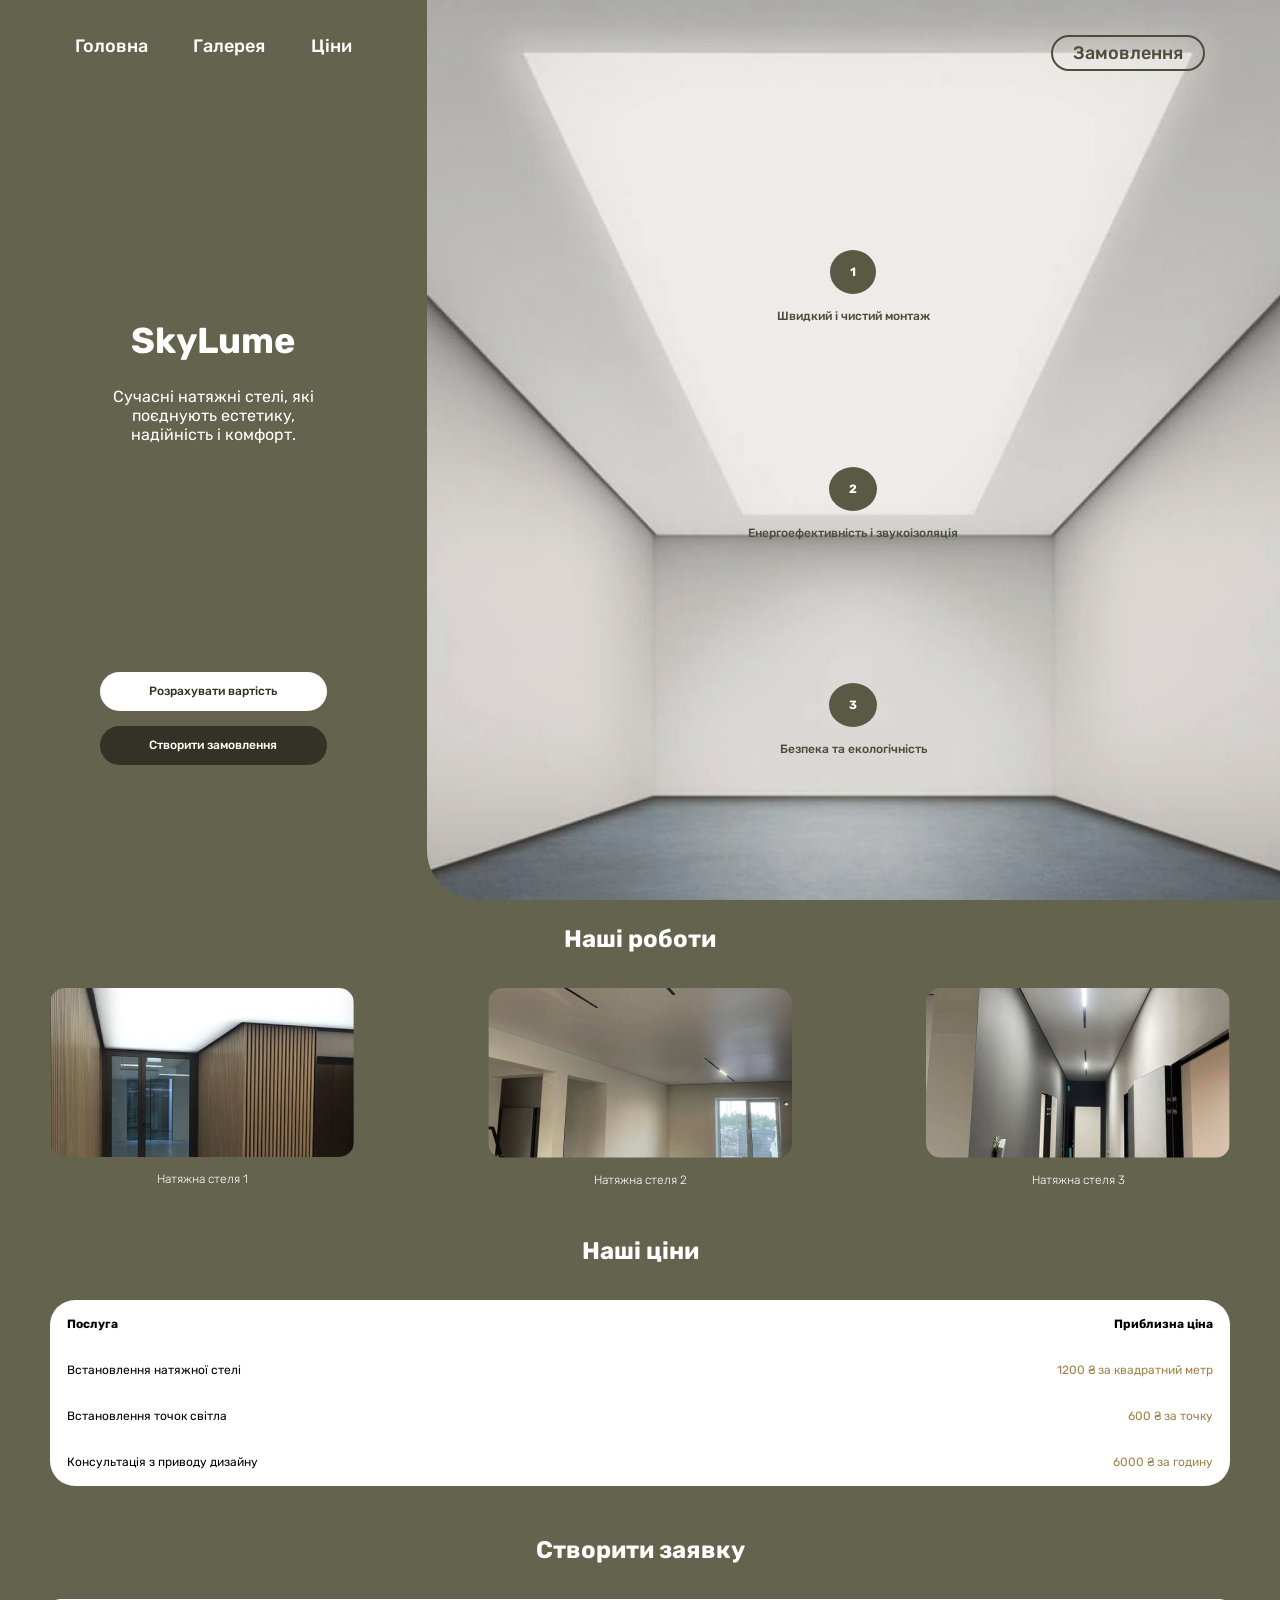
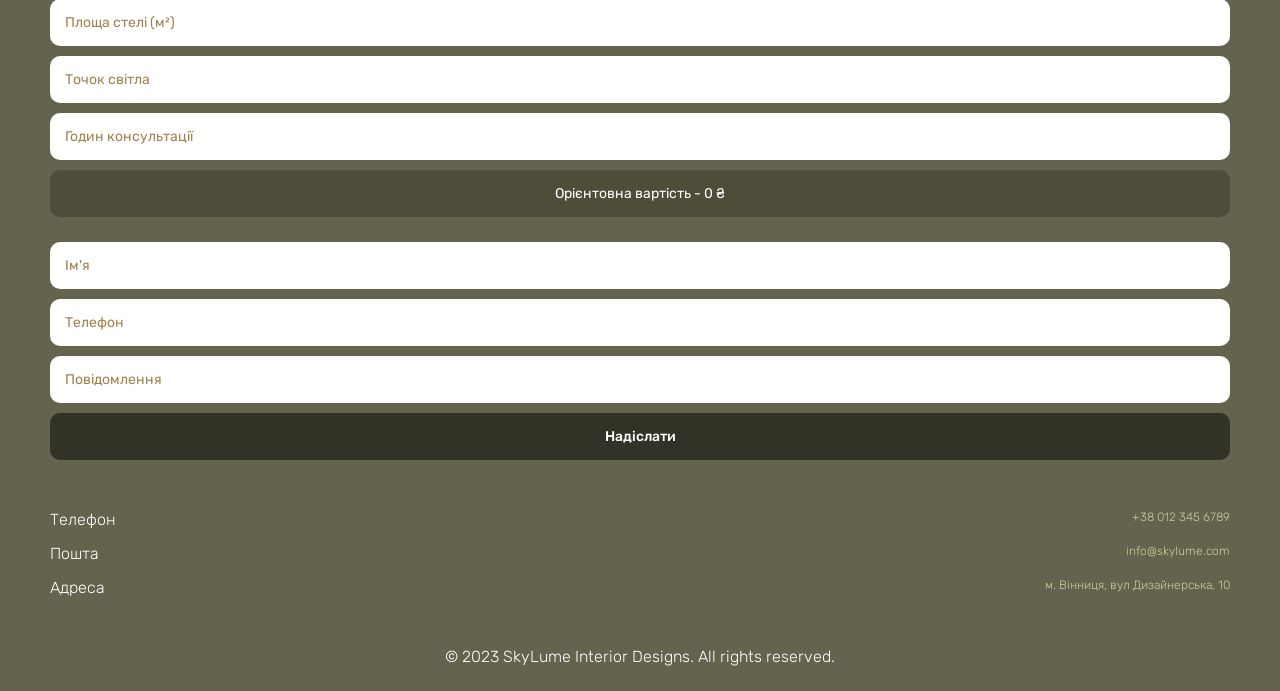
<file: index.html>
<!DOCTYPE html>
<html lang="en">
<head>
    <meta charset="UTF-8">
    <meta name="viewport" content="width=device-width, initial-scale=1.0">
    <title>SkyLume</title>
    <link rel="stylesheet" href="https://fonts.googleapis.com/css2?family=Rubik:ital,wght@0,300..900;1,300..900&display=swap">
    <link rel="stylesheet" href="src/style.css">
    <link rel="icon" type="image/x-icon" href="img/favicon.ico">
</head>
<body>
    <main>
        <section id="article">
            <div class="left">
                <nav>
                    <a href="#article">Головна</a>
                    <a href="#gallery">Галерея</a>
                    <a href="#prices">Ціни</a>
                </nav>
                <div class="controls">
                    <div class="header">
                        <h1>SkyLume</h1>
                        <p>Сучасні натяжні стелі, які поєднують естетику, надійність і комфорт.</p>
                    </div>
                    <div class="buttons">
                        <a href="#prices">Розрахувати вартість</a>
                        <a href="#order">Створити замовлення</a>
                    </div>
                </div>
            </div>
            <div class="right">
                <nav>
                    <a href="#order" id="order-btn">Замовлення</a>
                </nav>
                <ol>
                    <li>Швидкий і чистий монтаж</li>
                    <li>Енергоефективність і звукоізоляція</li>
                    <li>Безпека та екологічність</li>
                </ol>
            </div>
        </section>
        <section id="gallery">
            <h2>Наші роботи</h2>
            <ul>
                <li>
                    <div><img src="img/img1.png" alt=""></div>
                    <p>Натяжна стеля 1</p>
                </li>
                <li>
                    <div><img src="img/img2.png" alt=""></div>
                    <p>Натяжна стеля 2</p>
                </li>
                <li>
                    <div><img src="img/img3.png" alt=""></div>
                    <p>Натяжна стеля 3</p>
                </li>
            </ul>
        </section>
        <section id="prices">
            <h2>Наші ціни</h2>
            <table>
                <thead>
                    <tr>
                        <th>Послуга</th>
                        <th>Приблизна ціна</th>
                    </tr>
                </thead>
                <tbody>
                    <tr>
                        <td>Встановлення натяжної стелі</td>
                        <td>1200 ₴ за квадратний метр</td>
                    </tr>
                    <tr>
                        <td>Встановлення точок світла</td>
                        <td>600 ₴ за точку</td>
                    </tr>
                    <tr>
                        <td>Консультація з приводу дизайну</td>
                        <td>6000 ₴ за годину</td>
                    </tr>
                </tbody>
            </table>
        </section>
        <section id="order">
            <form action="src/handler.php" method="post" id="form">
                <div class="calculator">
                    <h2><span>Калькулятор цін</span></h2>
                    <div class="fields">
                        <input type="text" name="area" id="area" placeholder="Площа стелі (м²)" min="0">
                        <input type="text" name="lights" id="lights" placeholder="Точок світла" min="0">
                        <input type="text" name="consult" id="consult" placeholder="Годин консультації" min="0">
                    </div>
                    <p id="results">Орієнтовна вартість - 0 ₴</p>
                </div>
                <div class="application">
                    <h2>Створити заявку</h2>
                    <div class="fields">
                        <input type="text" name="name" id="name" placeholder="Ім'я" maxlength="60">
                        <input type="tel" name="phone" id="phone" placeholder="Телефон" minlength="19" required>
                        <input type="text" name="message" id="message" placeholder="Повідомлення">
                    </div>
                    <button type="submit">Надіслати</button>
                </div>
            </form>
        </section>
    </main>
    <footer>
        <div id="contacts">
            <h2>Контакти</h2>
            <div class="list">
                <hr>
                <div class="contact">
                    <span><img src="img/phone.svg" alt=""></span>
                    <div>
                        <p>Телефон</p>
                        <a id="number">+38 012 345 6789</a>
                    </div>
                </div>
                <div class="contact">
                    <span><img src="img/email.svg" alt=""></span>
                    <div>
                        <p>Пошта</p>
                        <a href="mailto:info@skylume.com">info@skylume.com</a>
                    </div>
                </div>
                <div class="contact">
                    <span><img src="img/address.svg" alt=""></span>
                    <div>
                        <p>Адреса</p>
                        <a id="address">м. Вінниця, вул Дизайнерська, 10</a>
                    </div>
                </div>
                <hr>
            </div>
        </div>
        <p class="copy">© 2023 SkyLume Interior Designs. All rights reserved.</p>
    </footer>
    <script type="text/javascript" src="src/script.js"></script>
</body>
</html>
</file>
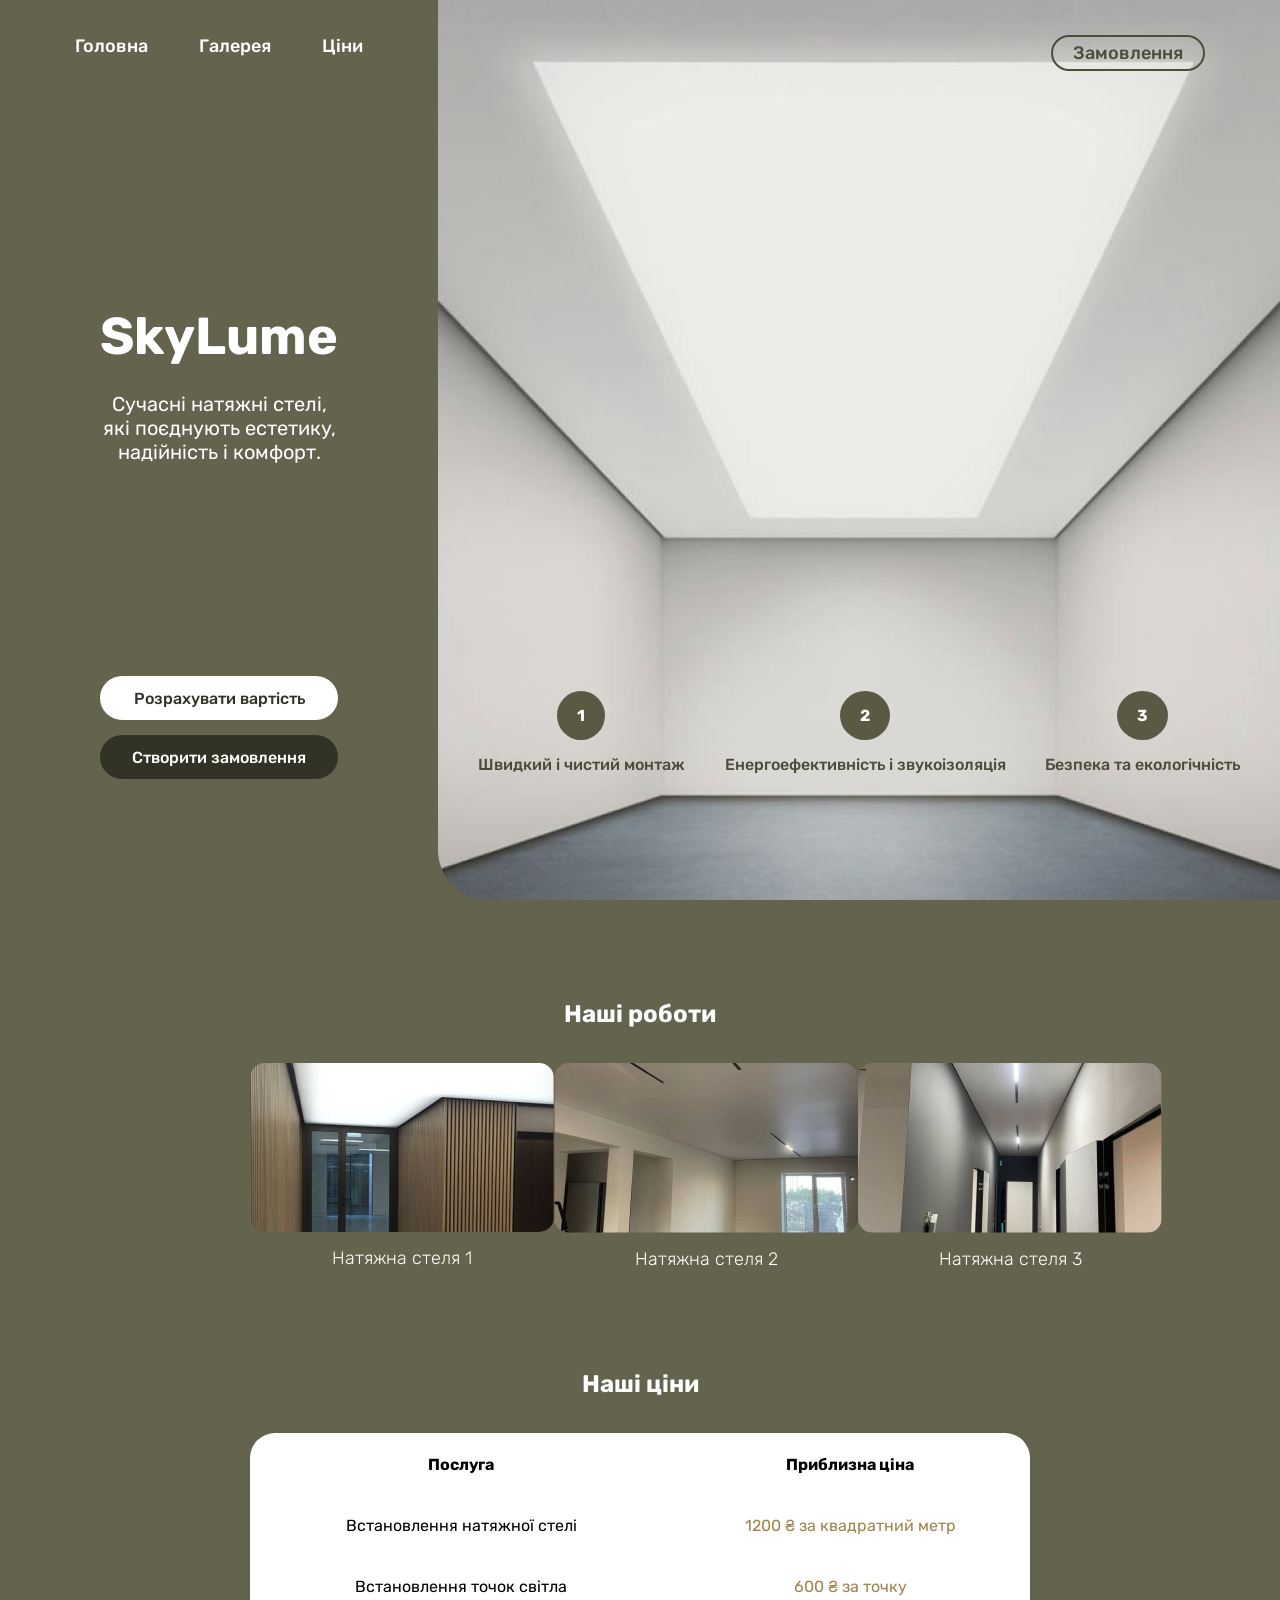
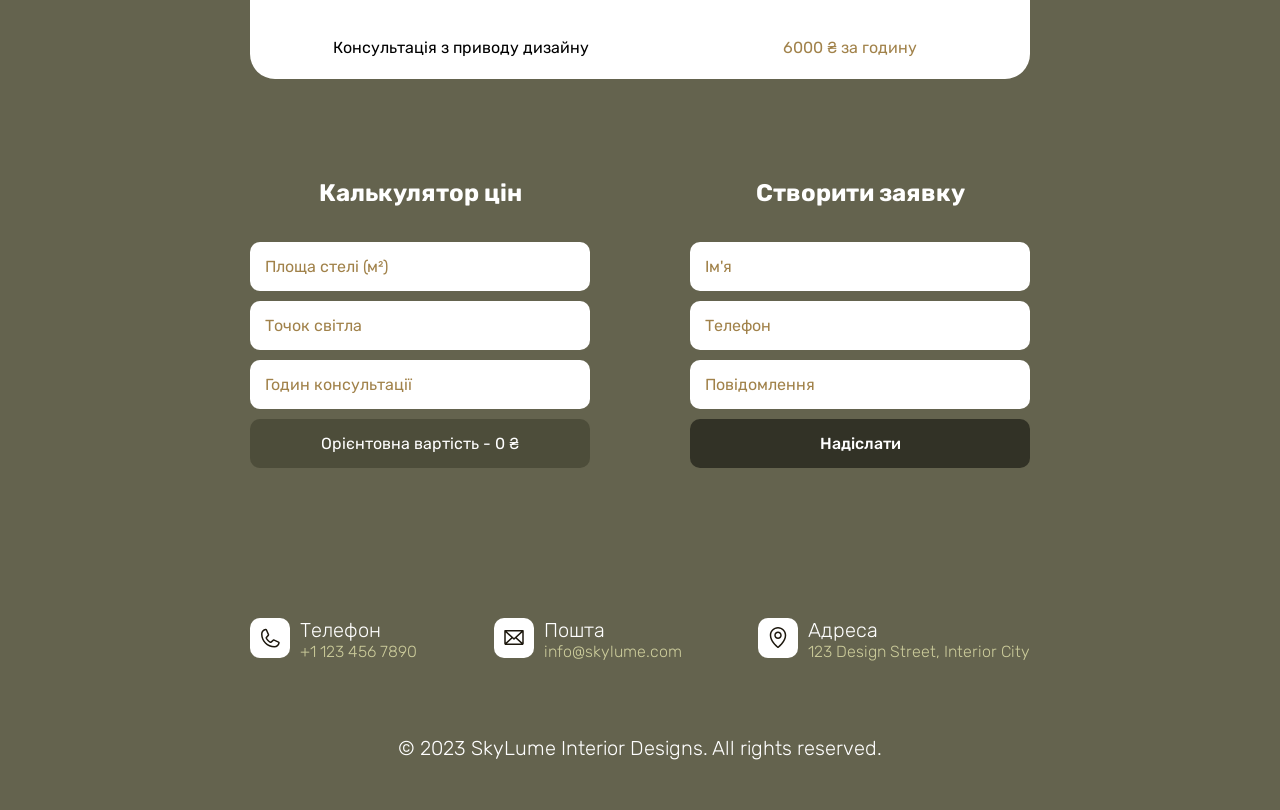
<file: public/index.html>
<!DOCTYPE html>
<html lang="en">
<head>
    <meta charset="UTF-8">
    <meta name="viewport" content="width=device-width, initial-scale=1.0">
    <title>SkyLume</title>
    <link rel="stylesheet" href="https://fonts.googleapis.com/css2?family=Rubik:ital,wght@0,300..900;1,300..900&display=swap">
    <link rel="stylesheet" href="src/style.css">
</head>
<body>
    <main>
        <section id="article">
            <div class="left">
                <nav>
                    <a href="#article">Головна</a>
                    <a href="#gallery">Галерея</a>
                    <a href="#prices">Ціни</a>
                </nav>
                <div class="controls">
                    <div class="header">
                        <h1>SkyLume</h1>
                        <p>Сучасні натяжні стелі, які поєднують естетику, надійність і комфорт.</p>
                    </div>
                    <div class="buttons">
                        <a href="#prices">Розрахувати вартість</a>
                        <a href="#order">Створити замовлення</a>
                    </div>
                </div>
            </div>
            <div class="right">
                <nav>
                    <a href="#order" id="order-btn">Замовлення</a>
                </nav>
                <ol>
                    <li>Швидкий і чистий монтаж</li>
                    <li>Енергоефективність і звукоізоляція</li>
                    <li>Безпека та екологічність</li>
                </ol>
            </div>
        </section>
        <section id="gallery">
            <h2>Наші роботи</h2>
            <ul>
                <li>
                    <div><img src="img/img1.png" alt=""></div>
                    <p>Натяжна стеля 1</p>
                </li>
                <li>
                    <div><img src="img/img2.png" alt=""></div>
                    <p>Натяжна стеля 2</p>
                </li>
                <li>
                    <div><img src="img/img3.png" alt=""></div>
                    <p>Натяжна стеля 3</p>
                </li>
            </ul>
        </section>
        <section id="prices">
            <h2>Наші ціни</h2>
            <table>
                <thead>
                    <tr>
                        <th>Послуга</th>
                        <th>Приблизна ціна</th>
                    </tr>
                </thead>
                <tbody>
                    <tr>
                        <td>Встановлення натяжної стелі</td>
                        <td>1200 ₴ за квадратний метр</td>
                    </tr>
                    <tr>
                        <td>Встановлення точок світла</td>
                        <td>600 ₴ за точку</td>
                    </tr>
                    <tr>
                        <td>Консультація з приводу дизайну</td>
                        <td>6000 ₴ за годину</td>
                    </tr>
                </tbody>
            </table>
        </section>
        <section id="order">
            <form action="src/handler.php" method="post" id="form">
                <div class="calculator">
                    <h2>Калькулятор цін</h2>
                    <div class="fields">
                        <input type="text" name="area" id="area" placeholder="Площа стелі (м²)" min="0">
                        <input type="text" name="lights" id="lights" placeholder="Точок світла" min="0">
                        <input type="text" name="consult" id="consult" placeholder="Годин консультації" min="0">
                    </div>
                    <p id="results">Орієнтовна вартість - 0 ₴</p>
                </div>
                <div class="application">
                    <h2>Створити заявку</h2>
                    <div class="fields">
                        <input type="text" name="name" id="name" placeholder="Ім'я" maxlength="60">
                        <input type="tel" name="phone" id="phone" placeholder="Телефон" minlength="19" required>
                        <input type="text" name="message" id="message" placeholder="Повідомлення">
                    </div>
                    <button type="submit">Надіслати</button>
                </div>
            </form>
        </section>
    </main>
    <footer>
        <div id="contacts">
            <div class="contact">
                <span><img src="img/phone.svg" alt=""></span>
                <div>
                    <p>Телефон</p>
                    <a id="number">+1 123 456 7890</a>
                </div>
            </div>
            <div class="contact">
                <span><img src="img/email.svg" alt=""></span>
                <div>
                    <p>Пошта</p>
                    <a href="mailto:info@skylume.com">info@skylume.com</a>
                </div>
            </div>
            <div class="contact">
                <span><img src="img/address.svg" alt=""></span>
                <div>
                    <p>Адреса</p>
                    <a id="address">123 Design Street, Interior City</a>
                </div>
            </div>
        </div>
        <p class="copy">© 2023 SkyLume Interior Designs. All rights reserved.</p>
    </footer>
    <script type="text/javascript" src="src/script.js"></script>
</body>
</html>
</file>
<file: src/style.css>
* {
    margin: 0;
    padding: 0;
}

body {
    font-family: 'Rubik';
    background-color: #64634E;
    color: #FFFFFF;
    text-align: center;
}

h1 {
    font-size: 52px;
    margin-bottom: 25px;
}

h2 {
    margin-bottom: 35px;
}

p {
    font-size: 20px;
}

a {
    text-decoration: none;
}

input::-webkit-outer-spin-button,
input::-webkit-inner-spin-button {
    -webkit-appearance: none;
    margin: 0;
}

input[type=number] {
    -moz-appearance: textfield;
}

#article {
    display: flex;
    justify-content: space-between;
    min-height: 100vh;
}

.buttons a {
    border-radius: 50px;
    padding: 12.5px 20px;
    display: block;
    font-weight: 500;
}

.buttons a:first-child {
    background-color: #FFFFFF;
    color: #323226;
    margin-bottom: 15px;
    transition: background-color 0.2s ease;
}

.buttons a:first-child:hover {
    background-color: #C7C6B7;
}

.buttons a:last-child {
    background-color: #323226;
    color: #FFFFFF;
    transition: background-color 0.2s ease;
}

.buttons a:last-child:hover {
    background-color: #484837;
}

.left {
    flex: 1;
}

.left nav {
    display: flex;
    justify-content: space-between;
    padding: 35px 75px;
}

.left nav a {
    color: #FFFFFF;
    font-weight: 500;
    font-size: 18px;
    transition: color 0.2s ease;
}

.left nav a:hover {
    color: #C7C6B7;
}

.controls {
    display: flex;
    flex-direction: column;
    justify-content: space-evenly;
    padding: 0 100px;
    height: 100%;
}

.right {
    flex: 2;
    background-image: url(../img/background.png);
    background-repeat: no-repeat;
    background-position: 50% 85%;
    background-size: cover;
    border-bottom-left-radius: 50px;
}

.right nav {
    display: flex;
    justify-content: flex-end;
    padding: 35px 75px;
}

.right nav a {
    color: #4D4D3A;
    border: 2px solid #4D4D3A;
    padding: 5px 20px;
    border-radius: 50px;
    font-weight: 500;
    font-size: 18px;
    background-color: transparent;
    transition: background-color 0.2s ease;
}

.right nav a:hover {
    background-color: #C7C6B7;
}

.right ol {
    color: #4D4C3C;
    counter-reset: link-counter;
    display: flex;
    justify-content: space-evenly;
    position: relative;
    top: 55%;
}

.right ol li {
    display: inline-flex;
    flex-direction: column;
    align-items: center;
    font-weight: 500;
}

.right ol li::before {
    text-shadow: none;
    color: white;
    background-color: #595944;
    padding: 15px 20px;
    border-radius: 100%;
    counter-increment: link-counter;
    content: counter(link-counter);
    display: inline;
    font-weight: 700;
    margin-bottom: 15px;
}

#gallery, #prices, #order, footer {
    max-width: 1440px;
    margin: auto;
    padding: 100px 250px 0 250px;
}

#gallery ul {
    display: flex;
    justify-content: space-between;
    list-style-type: none;
    overflow-x: scroll;
    gap: 25px;
    -ms-overflow-style: none;
    scrollbar-width: none;
}

#gallery div {
    display: flex;
    overflow: hidden;
    border-radius: 15px;
}

#gallery div img {
    object-fit: cover;
    transition: transform 0.25s ease;
}

#gallery div:hover img {
    transform: scale(1.2);
}

#gallery p {
    margin-top: 15px;
    font-weight: 300;
    font-size: 18px;
}

table {
    background-color: white;
    color: black;
    width: 100%;
    border-radius: 25px;
}

tbody tr td:last-child {
    color: #A1824A;
}

th, td {
    padding: 20px;
}

form {
    display: flex;
    justify-content: space-between;
    gap: 100px;
}

.calculator, .application {
    width: 100%;
}

.fields {
    display: flex;
    flex-direction: column;
    gap: 10px;
    margin-bottom: 10px;
}

input {
    font-family: 'Rubik';
    border: none;
    border-radius: 10px;
    padding: 15px;
    font-size: 16px;
}

input:focus {
    outline: none;
}

input::placeholder {
    color: #A1824A;
}

.application button {
    cursor: pointer;
    font-family: 'Rubik';
    background-color: #323226;
    font-weight: 500;
    width: 100%;
    transition: background-color 0.2s ease;
}

.application button:hover {
    background-color: #484837;
}

.application button, #order p {
    color: white;
    border: none;
    border-radius: 10px;
    padding: 15px;
    font-size: 16px;
}

#order p {
    background-color: #4D4D3A;
}

footer {
    margin-top: 50px;
    margin-bottom: 50px;
    font-weight: 300;
}

#contacts {
    margin-bottom: 75px;
    text-align: left;
}

hr {
    display: block;
    height: 1px;
    border: 0;
    border-top: 1px solid #323226;
    padding: 0;
}

.list {
    display: flex;
    width: 100%;
    justify-content: space-between;
}

.contact span {
    background-color: white;
    border-radius: 10px;
    width: 40px;
    height: 40px;
    display: flex;
    align-items: center;
    justify-content: center;
    margin-right: 10px;
}

.contact {
    display: flex;
}

.contact a {
    color: #CCCC9B;
    cursor: pointer;
    transition: color 0.2s ease;
}

.contact a:hover {
    color: #93936C;
}

@media screen and (max-width: 1280px) {

    body {
        font-size: 12px;
    }

    h1 {
        font-size: 36px;
    }
    h2 {
        font-size: 24px;
    }
    p {
        font-size: 16px;
    }
    #gallery p {
        font-size: 12px;
    }
    input, .application button, #order p {
        font-size: 14px;
    }

    .right {
        display: flex;
        flex-direction: column;
    }
    .right ol {
        flex-direction: column;
        top: 0; 
        justify-content: space-evenly;
        flex: 1;
    }

    #gallery, #prices, #order, footer {
        max-width: 1440px;
        margin: auto;
        padding: 25px 50px;
    }

    th, td {
        padding: 15px;
    }

    tbody tr td:first-child, thead tr th:first-child {
        text-align: left;
    }
    tbody tr td:last-child, thead tr th:last-child {
        text-align: right;
    }

    .calculator h2 span {
        display: none;
    }
    .calculator h2::after {
        content: "Створити заявку";
    }
    .application h2 {
        display: none;
    }
    form {
        flex-direction: column;
        gap: 25px;
    }
    #contacts {
        margin-bottom: 50px;
    }
    #contacts h2 {
        text-align: center;
    }
    .list {
        width: 100%;
        flex-direction: column;
        gap: 15px;
    }
    .contact {
        width: 100%;
    }
    .contact span {
        display: none;
    }
    .contact div {
        width: 100%;
        display: flex;
        justify-content: space-between;
    }
    .contact div a {
        text-align: right;
    }
}
@media screen and (min-width: 1280px) {
    
    #contacts h2, hr {
        display: none;
    }
}
@media screen and (max-width: 800px) {
    nav {
        display: none !important;
    }
    #article {
        flex-direction: column;
        background-image: url(../img/background.png);
        background-repeat: no-repeat;
        background-position: 50% 85%;
        background-size: cover;
        justify-content: flex-end;
    }
    .left {
        background-color: #64634E;
        border-radius: 50px;
        margin: 50px;
        margin-bottom: 20vw;
        flex: 0;
    }
    .controls {
        padding: 35px;
        height: auto;
    }
    h1 {
        margin-bottom: 10px;
    }
    .buttons a:first-child {
        margin-top: 25px;
        margin-bottom: 10px;
    }

    .right {
        border-radius: 50px 50px 0 0;
        background-image: none;
        background-color: #64634E;
        padding: 50px;
        flex: 0;
    }
    .right ol {
        gap: 10px;
    }
    .right ol li {
        background-color: #323226;
        flex-direction: row;
        border-radius: 50px;
        color: white;
        text-align: left;
    }
    
    .right ol li::before {
        box-sizing: border-box;
        -moz-box-sizing: border-box;
        -webkit-box-sizing: border-box;
        border: 2px solid #323226;
        text-shadow: none;
        color: #323226;
        background-color: white;
        padding: 15px 20px;
        border-radius: 100%;
        counter-increment: link-counter;
        content: counter(link-counter);
        display: inline;
        font-weight: 700;
        margin-bottom: 0;
        margin-right: 15px;
    }
}
</file>
<file: public/src/style.css>
* {
    margin: 0;
    padding: 0;
}

body {
    font-family: 'Rubik';
    background-color: #64634E;
    color: #FFFFFF;
    text-align: center;
}

h1 {
    font-size: 52px;
    margin-bottom: 25px;
}

h2 {
    margin-bottom: 35px;
}

p {
    font-size: 20px;
}

a {
    text-decoration: none;
}

input::-webkit-outer-spin-button,
input::-webkit-inner-spin-button {
    -webkit-appearance: none;
    margin: 0;
}

input[type=number] {
    -moz-appearance: textfield;
}

#article {
    display: flex;
    justify-content: space-between;
    height: 100vh;
}

.buttons a {
    border-radius: 50px;
    padding: 12.5px 20px;
    display: block;
    font-weight: 500;
}

.buttons a:first-child {
    background-color: #FFFFFF;
    color: #323226;
    margin-bottom: 15px;
    transition: background-color 0.2s ease;
}

.buttons a:first-child:hover {
    background-color: #C7C6B7;
}

.buttons a:last-child {
    background-color: #323226;
    color: #FFFFFF;
    transition: background-color 0.2s ease;
}

.buttons a:last-child:hover {
    background-color: #484837;
}

.left {
    flex: 1;
}

.left nav {
    display: flex;
    justify-content: space-between;
    padding: 35px 75px;
}

.left nav a {
    color: #FFFFFF;
    font-weight: 500;
    font-size: 18px;
    transition: color 0.2s ease;
}

.left nav a:hover {
    color: #C7C6B7;
}

.controls {
    display: flex;
    flex-direction: column;
    justify-content: space-evenly;
    padding: 0 100px;
    height: 100%;
}

.right {
    flex: 2;
    background-image: url(../img/background.png);
    background-repeat: no-repeat;
    background-position: 50% 85%;
    background-size: cover;
    border-bottom-left-radius: 50px;
}

.right nav {
    display: flex;
    justify-content: flex-end;
    padding: 35px 75px;
}

.right nav a {
    color: #4D4D3A;
    border: 2px solid #4D4D3A;
    padding: 5px 20px;
    border-radius: 50px;
    font-weight: 500;
    font-size: 18px;
    background-color: transparent;
    transition: background-color 0.2s ease;
}

.right nav a:hover {
    background-color: #C7C6B7;
}

.right ol {
    color: #4D4C3C;
    counter-reset: link-counter;
    display: flex;
    justify-content: space-evenly;
    position: relative;
    top: 65%;
}

.right ol li {
    display: inline-flex;
    flex-direction: column;
    align-items: center;
    font-weight: 500;
}

.right ol li::before {
    text-shadow: none;
    color: white;
    background-color: #595944;
    padding: 15px 20px;
    border-radius: 100%;
    counter-increment: link-counter;
    content: counter(link-counter);
    display: inline;
    font-weight: 700;
    margin-bottom: 15px;
}

#gallery, #prices, #order, footer {
    max-width: 1440px;
    margin: auto;
    padding: 100px 250px 0 250px;
}

#gallery ul {
    display: flex;
    justify-content: space-between;
    list-style-type: none;
}

#gallery div {
    display: flex;
    overflow: hidden;
    border-radius: 15px;
}

#gallery div img {
    object-fit: cover;
    transition: transform 0.25s ease;
}

#gallery div:hover img {
    transform: scale(1.2);
}

#gallery p {
    margin-top: 15px;
    font-weight: 300;
    font-size: 18px;
}

table {
    background-color: white;
    color: black;
    width: 100%;
    border-radius: 25px;
}

tbody tr td:last-child {
    color: #A1824A;
}

th, td {
    padding: 20px;
}

form {
    display: flex;
    justify-content: space-between;
    gap: 100px;
}

.calculator, .application {
    width: 100%;
}

.fields {
    display: flex;
    flex-direction: column;
    gap: 10px;
    margin-bottom: 10px;
}

input {
    font-family: 'Rubik';
    border: none;
    border-radius: 10px;
    padding: 15px;
    font-size: 16px;
}

input:focus {
    outline: none;
}

input::placeholder {
    color: #A1824A;
}

.application button {
    cursor: pointer;
    font-family: 'Rubik';
    background-color: #323226;
    font-weight: 500;
    width: 100%;
    transition: background-color 0.2s ease;
}

.application button:hover {
    background-color: #484837;
}

.application button, #order p {
    color: white;
    border: none;
    border-radius: 10px;
    padding: 15px;
    font-size: 16px;
}

#order p {
    background-color: #4D4D3A;
}

footer {
    margin-top: 50px;
    margin-bottom: 50px;
    font-weight: 300;
}

#contacts {
    display: flex;
    justify-content: space-between;
    margin-bottom: 75px;
    text-align: left;
}

.contact span {
    background-color: white;
    border-radius: 10px;
    width: 40px;
    height: 40px;
    display: flex;
    align-items: center;
    justify-content: center;
    margin-right: 10px;
}

.contact {
    display: flex;
}

.contact a {
    color: #CCCC9B;
    cursor: pointer;
    transition: color 0.2s ease;
}

.contact a:hover {
    color: #93936C;
}
</file>
